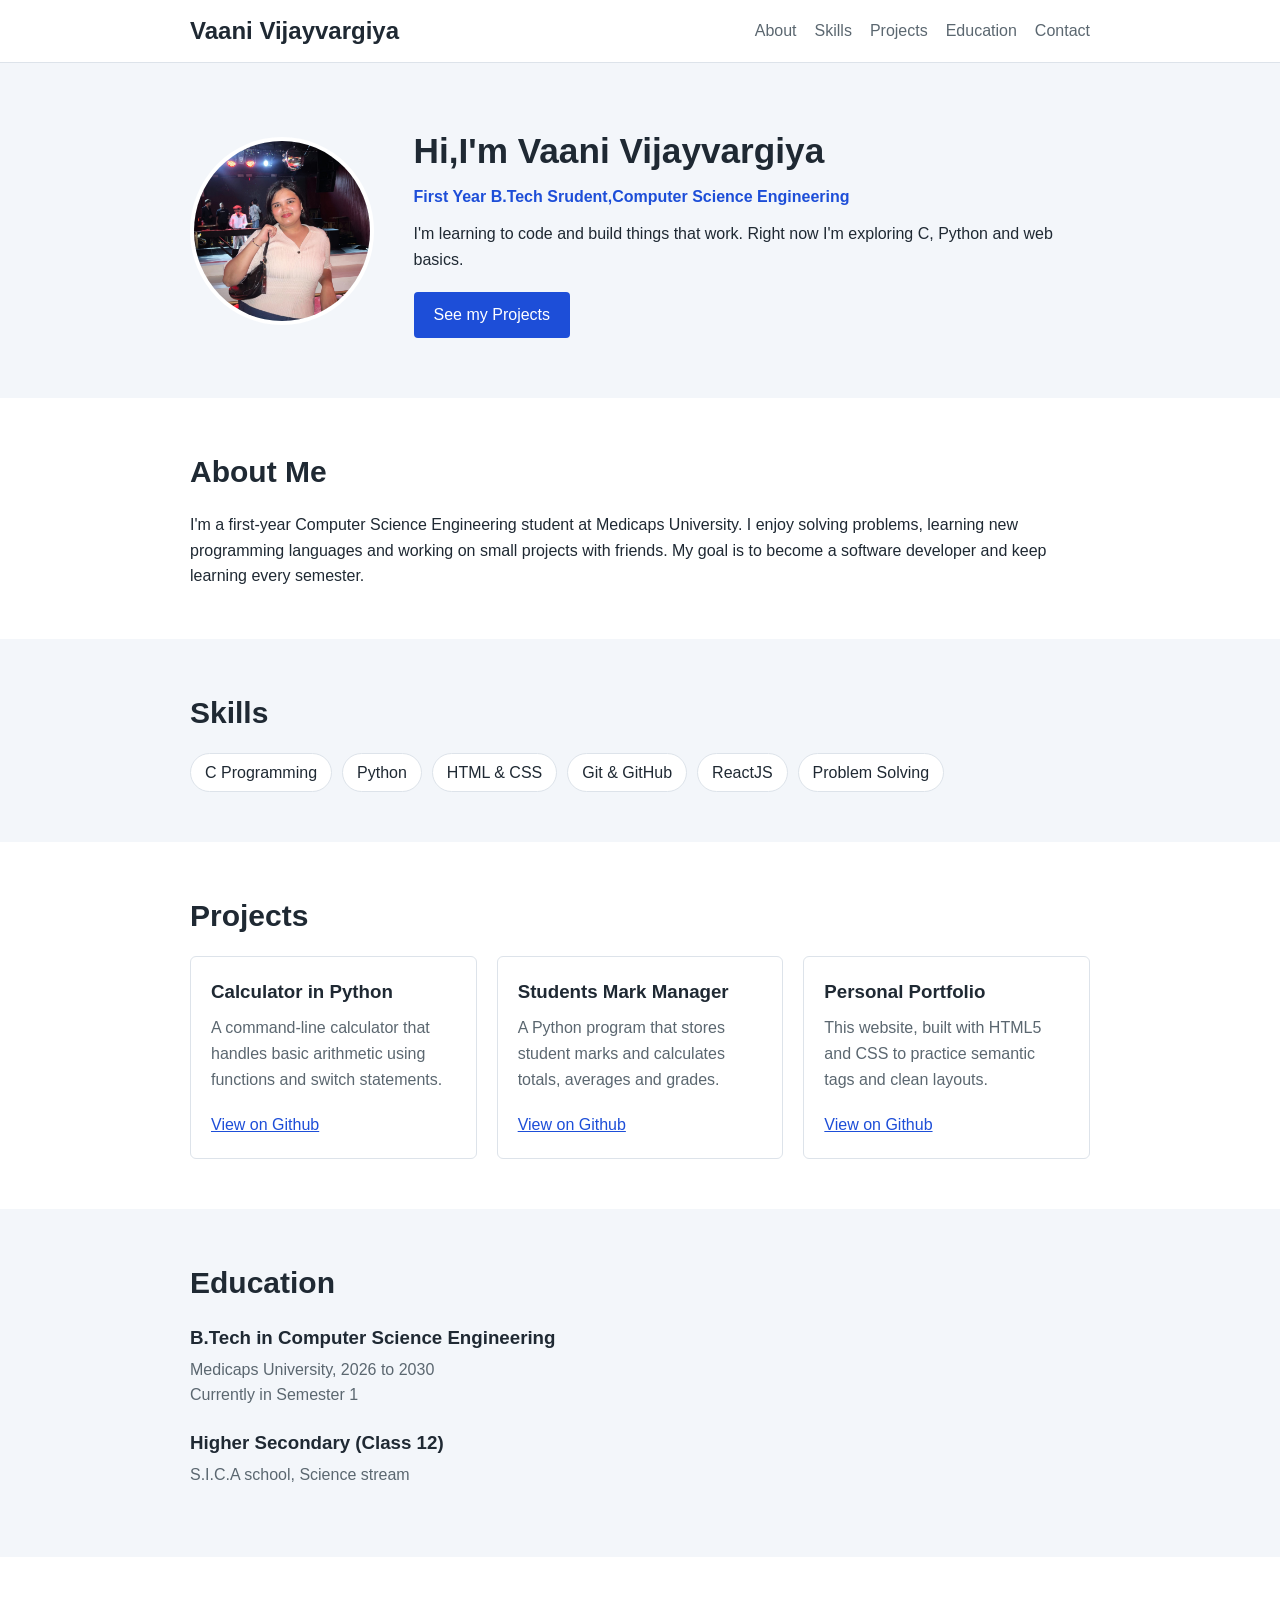
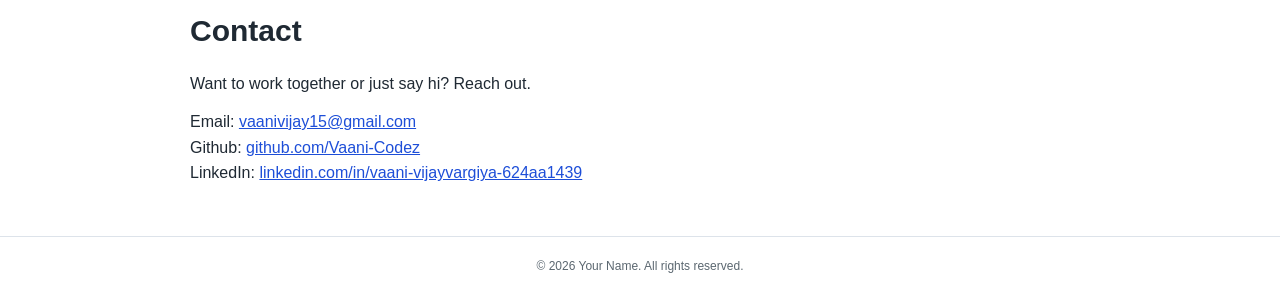
<file: index.html>
<!DOCTYPE html>
<html lang="en">
<head>
    <meta charset="UTF-8">
    <meta name="viewport" content="width=device-width, initial-scale=1.0">
    <title>My Portfolio | Engineer</title>
    <link rel="stylesheet" href="demo.css">
</head>
<body>
    <header class="site-header"> 
        <div class="container header-inner">
          <a href="#home" class="logo">Vaani Vijayvargiya</a>  
          <nav aria-label="Main navigation">
            <ul class="nav-list">
                <li><a href="#about">About</a></li>
                <li><a href="#skills">Skills</a></li>
                <li><a href="#projects">Projects</a></li>
                <li><a href="#education">Education</a></li>
                <li><a href="#contact">Contact</a></li>
            </ul>
          </nav>
        </div>
    </header>

    <main>
        <!-- Home / Intro -->
         <section id="home" class="hero">
            <div class="container hero-inner">
                <img
                class="profile-img"
                src="vaani.jpeg"
                width="180" height="180">
                <div class="hero-text">
                    <h1>Hi,I'm Vaani Vijayvargiya</h1>
                    <p class="subtitle">First Year B.Tech Srudent,Computer Science Engineering</p>
                    <p>I'm learning to code and build things that work. Right now I'm exploring C, Python and web basics.</p>
                    <a href="#projects" class="btn">See my Projects</a>
                </div>
            </div>
         </section>

         <!--------- About -------->
         <section id="about" class="section">
            <div class="container">
                <h2>About Me</h2>
                <p>
                    I'm a first-year Computer Science Engineering student at Medicaps University.
                    I enjoy solving problems, learning new programming languages and working on small projects with friends.
                    My goal is to become a software developer and keep learning every semester.
                </p>
            </div>
         </section>

         <!--------- Skills ----------->

         <section id="Skills" class="section section-alt">
            <div class="container">
                <h2>Skills</h2>
                <ul class="skills-list">
                    <li>C Programming</li>
                    <li>Python</li>
                    <li>HTML & CSS</li>
                    <li>Git & GitHub</li>
                    <li>ReactJS</li>
                    <li>Problem Solving</li>
                </ul>
            </div>
         </section>
         
         <!---------- Projects -------->
         <section id="projects" class="section">
            <div class="container">
                <h2>Projects</h2>
                <div class="project-grid">
                
                    <article class="project">
                        <h3>Calculator in Python</h3>
                        <p>A command-line calculator that handles basic arithmetic using functions and switch statements.</p>
                        <a href="https://github.com/Vaani-Codez/html-projectz-by-vaani/blob/main/calculator.py" target="_blank">View on Github</a>
                    </article>

                    <article class="project">
                        <h3>Students Mark Manager</h3>
                        <p>A Python program that stores student marks and calculates totals, averages and grades.</p>
                        <a href="https://github.com/Vaani-Codez/html-projectz-by-vaani/blob/main/marks_manager.py" target="_blank">View on Github</a>
                    </article>

                    <article class="project">
                        <h3>Personal Portfolio</h3>
                        <p>This website, built with HTML5 and CSS to practice semantic tags and clean layouts.</p>
                        <a href="#">View on Github</a>
                    </article>
                </div>
            </div>
         </section>

         <!------ Education ------->
         <section id="education" class="section section-alt">
            <div class="container">
                <h2>Education</h2>
                    <article class="education-item">
                        <h3>B.Tech in Computer Science Engineering</h3>
                        <p>Medicaps University, 2026 to 2030</p>
                        <p>Currently in Semester 1</p>
                    </article>
                    <article class="education-item">
                        <h3>Higher Secondary (Class 12)</h3>
                        <p>S.I.C.A school, Science stream</p>
                    </article>
            </div>
         </section>

         <!-------- Contact -------->
        <section id="contact" class="section">
            <div class="container">
                <h2>Contact</h2>
                <p>Want to work together or just say hi? Reach out.</p>
                <address>
                    <p>Email: <a href="mailto:vaanivijay15@gmail.com">vaanivijay15@gmail.com</a></p>
                    <p>Github: <a href="https://github.com/Vaani-Codez/html-projectz-by-vaani">github.com/Vaani-Codez</a></p>
                    <p>LinkedIn: <a href="https://linkedin.com/in/vaani-vijayvargiya-624aa1439">linkedin.com/in/vaani-vijayvargiya-624aa1439</a> </p> 
                </address>
            </div>
        </section> 
    </main>

    <footer class="site-footer">
        <div class="container">
            <p>&copy; 2026 Your Name. All rights reserved.</p>
        </div>
    </footer>
</body>
</html>
</file>
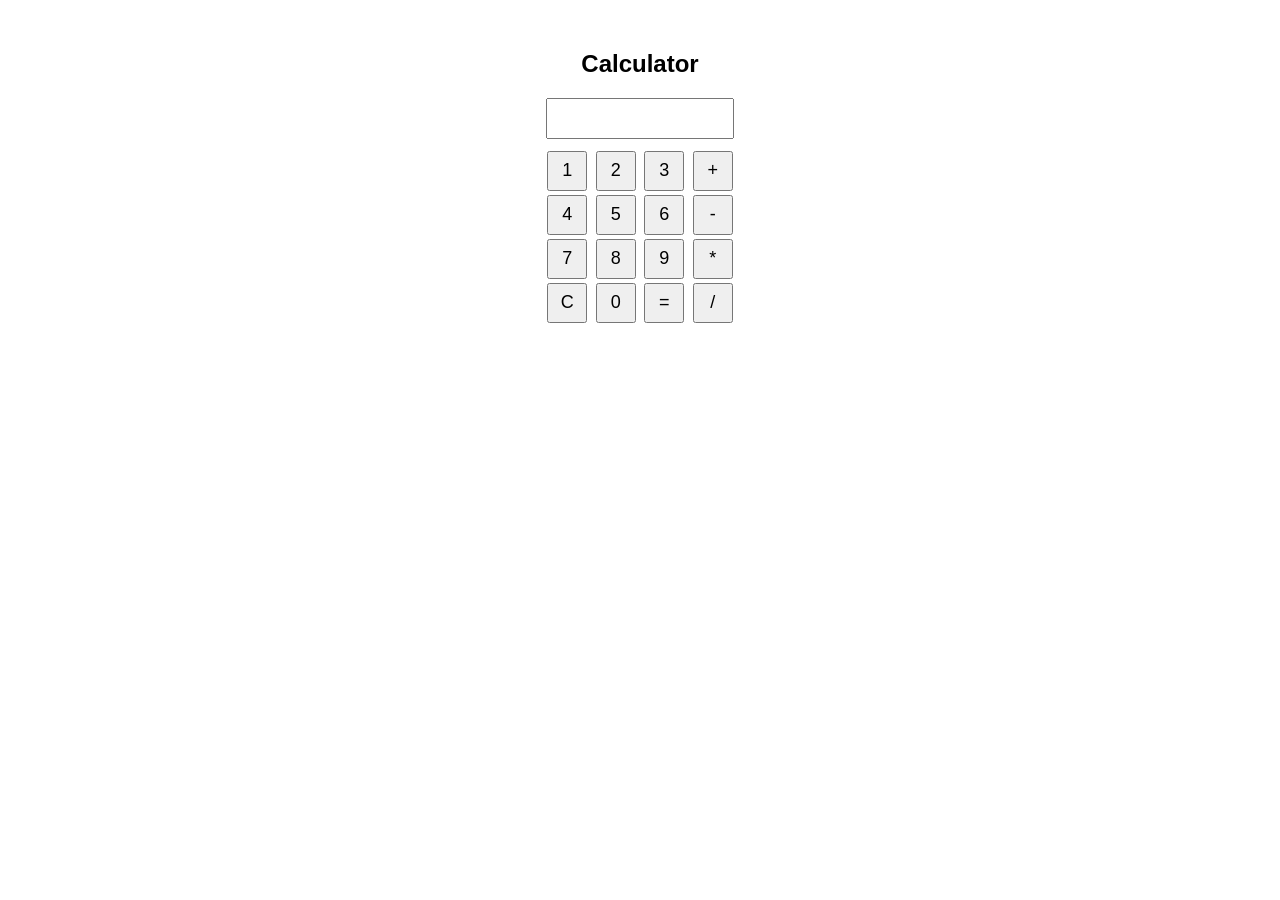
<file: web-calculator/calc.html>
<!DOCTYPE html>
<html>
<head>
    <title>Mini Calculator</title>
    <style>
        body { text-align: center; font-family: Arial, sans-serif; margin-top: 50px; }
        input { width: 180px; height: 35px; font-size: 20px; text-align: right; margin-bottom: 10px; }
        button { width: 40px; height: 40px; font-size: 18px; margin: 2px; cursor: pointer; }
    </style>
</head>
<body>

    <h2>Calculator</h2>
    <!-- Changed id to 'calc' -->
    <input type="text" id="calc"><br>

    <button onclick="calc.value += '1'">1</button>
    <button onclick="calc.value += '2'">2</button>
    <button onclick="calc.value += '3'">3</button>
    <button onclick="calc.value += '+'">+</button><br>

    <button onclick="calc.value += '4'">4</button>
    <button onclick="calc.value += '5'">5</button>
    <button onclick="calc.value += '6'">6</button>
    <button onclick="calc.value += '-'">-</button><br>

    <button onclick="calc.value += '7'">7</button>
    <button onclick="calc.value += '8'">8</button>
    <button onclick="calc.value += '9'">9</button>
    <button onclick="calc.value += '*'">*</button><br>

    <button onclick="calc.value = ''">C</button>
    <button onclick="calc.value += '0'">0</button>
    <button onclick="calc.value = eval(calc.value)">=</button>
    <button onclick="calc.value += '/'">/</button>

</body>
</html>
</file>
<file: demo.css>
:root{
    --bg: #fff;
    --bg-alt: #f3f6fa;
    --text:#1f2933;
    --muted: #5b6770;
    --accent: #1d4ed8;
    --accent-dark: #1639a6;
    --border: #dde3ea;
}

*{
   margin: 0;
   padding: 0;
}

html{
    scroll-behavior: smooth;
}

body{
    font-family: Arial, Helvetica, sans-serif;
    line-height: 1.6;
    color: var(--text);
}

.container{
    max-width: 900px;
    margin: 0 auto;
    padding: 0 20px;
}

a{
    color: var(--accent);
}

.site-header{
    position: sticky;
    top: 0;
    background: var(--bg);
    border-bottom: 1px solid var(--border);
    z-index: 10;
}

.header-inner{
    display: flex;
    justify-content: space-between;
    align-items: center;
    flex-wrap: wrap;
    gap: 8px;
    padding-top: 12px;
    padding-bottom: 12px;
}

.logo {
    text-decoration: none;
    color: var(--text);
    font-size: 24px;
    font-weight: bold;
}

.nav-list{
    display: flex;
    flex-wrap: wrap;
    gap: 18px;
    list-style: none;
}

.nav-list a{
    color: var(--muted);
    text-decoration: none;
}

/* ---------- Hero ----------- */
.hero{
    padding: 60px 0;
    background: var(--bg-alt);
}

.hero-inner{
    display:flex;
    align-items: center;
    gap: 40px
}

.profile-img{
    width: 180px;
    height: 180px;
    border-radius: 50%;
    object-fit: cover;
    border: 4px solid var(--bg);
}

.hero-text h1{
    font-size: 2.2rem;
    margin-bottom: 4px;
}

.subtitle{
    color: var(--accent);
    font-weight: bold;
    margin-bottom: 12px;
}

.btn{
    display: inline-block;
    margin-top: 20px;
    padding: 10px 20px;
    background: var(--accent);
    color: #fff;
    text-decoration: none;
    border-radius: 4px;
}

/* ----------- Section ----------------- */
.section{
    padding: 50px 0;
}

.section-alt{
    background: var(--bg-alt);
}

.section h2{
    font-size: 30px;
    margin-bottom: 16px;
}

/* ----------- Skills --------- */
.skills-list{
    display: flex;
    gap: 10px;
    list-style: none;
}

.skills-list li{
    padding: 6px 14px;
    background: var(--bg);
    border: 1px solid var(--border);
    border-radius: 20px;
}

/* ------------ Projects ---------- */
.project-grid{
    display: grid;
    grid-template-columns: repeat(auto-fit,minmax(240px, 1fr));
    gap: 20px;
}

.project{
    padding: 20px;
    border: 1px solid var(--border);
    border-radius: 6px;
    
}

.project h3{
    margin-bottom: 8px;
}


.project p{
    color: var(--muted);
    margin-bottom: 20px;
}

/* --------- education-item -------- */
.education-item{
    margin-bottom: 20px;
}

.education-item h3{
    margin-bottom: 4px;
}

.education-item p{
    color: var(--muted);
}

/* ------- Contact ---------*/
address{
    margin-top: 12px;
    font-style: normal;
}
/* ----------- Footer -------- */
.site-footer{
    padding: 20px 0;
    text-align: center;
    color: var(--muted);
    border-top: 1px solid var(--border);
    font-size: 12px;
}

/* ---------- Mobile ---------- */
@media (max-width: 640px) {
  .hero-inner {
    flex-direction: column;
    text-align: center;
  }

  .hero-text h1 {
    font-size: 1.8rem;
  }
}
</file>
